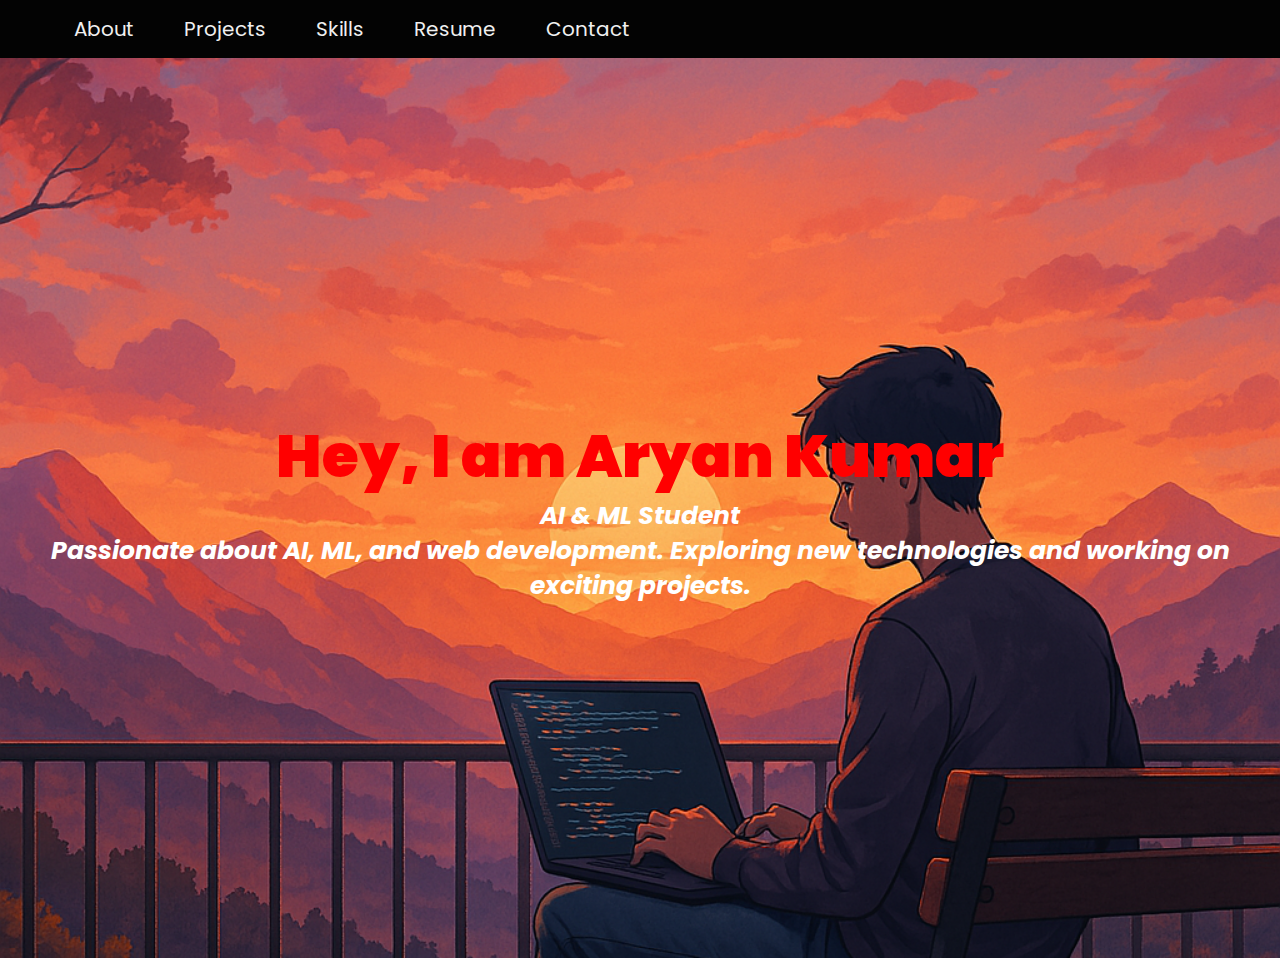
<file: index.html>
<!DOCTYPE html>
<html lang="en">

<head>
  <meta charset="UTF-8">
  <meta name="viewport" content="width=device-width, initial-scale=1.0" />
  <link rel="stylesheet" href="style.css">
  <link rel="stylesheet" href="https://use.fontawesome.com/releases/v5.8.2/css/all.css"
    integrity="sha384-oS3vJWv+0UjzBfQzYUhtDYW+Pj2yciDJxpsK1OYPAYjqT085Qq/1cq5FLXAZQ7Ay" crossorigin="anonymous" />
  <link href="https://fonts.googleapis.com/css?family=Poppins:200i,300,400&display=swap" rel="stylesheet" />
  <link href="https://fonts.googleapis.com/css?family=Raleway:700&display=swap" rel="stylesheet" />
  <title>Aryan's Portfolio</title>

</head>

<body>
  <nav id="navbar" class="nav">
    <ul class="nav-list">
      <li><a href="index.html">About</a></li>
      <li><a href="project.html">Projects</a></li>
      <li><a href="skills.html">Skills</a></li>
      <li><a href="resume.html">Resume</a></li>
      <li><a href="contects.html">Contact</a></li>
    </ul>
  </nav>

  <section id="welcome-section" class="welcome-section">
    <h1><B>Hey, I am Aryan Kumar</B></h1>
    <p><B>AI & ML Student</B></p>
    <p class="description"><B>Passionate about AI, ML, and web development. Exploring new technologies and working on
        exciting projects.</B></p>
  </section>

</html>
</file>
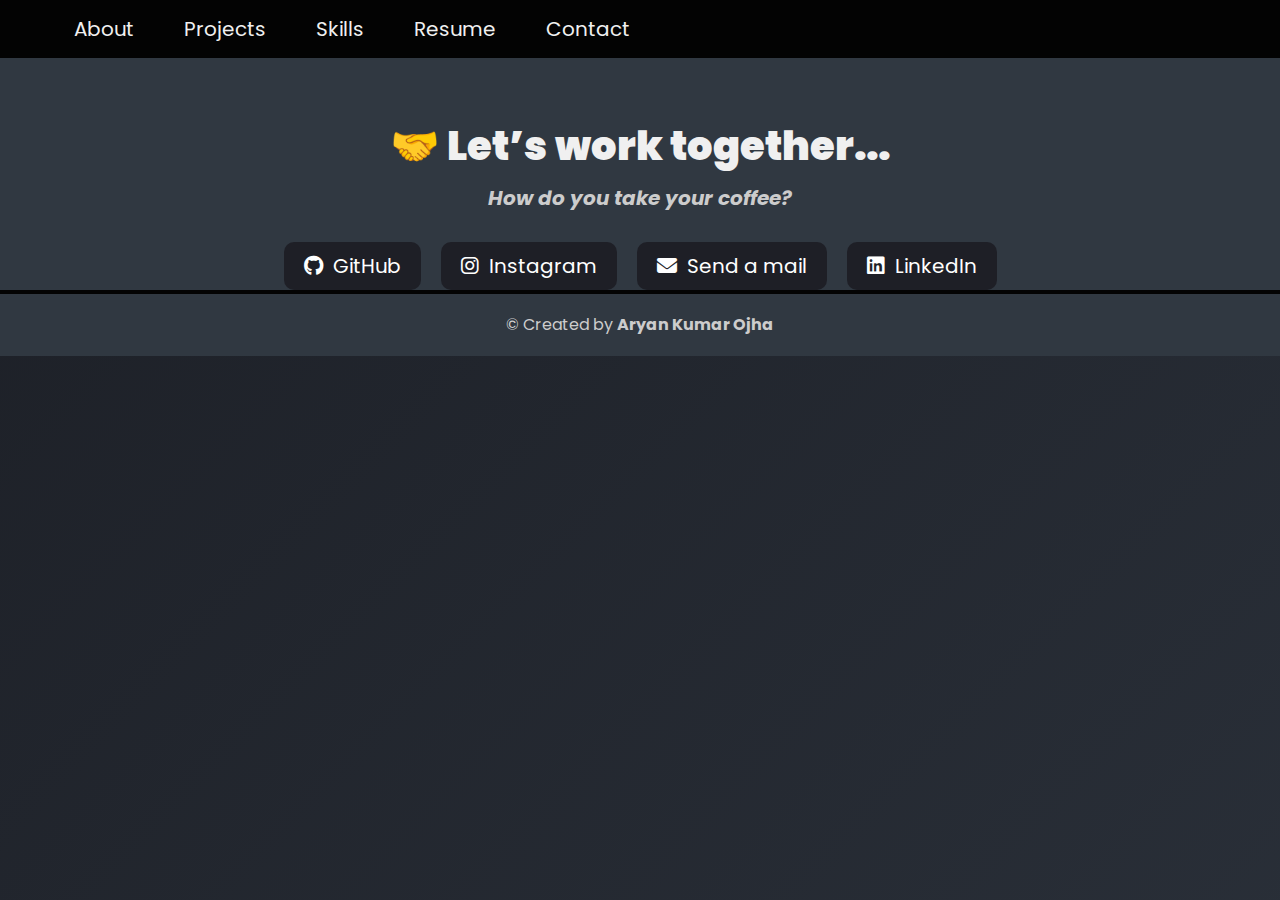
<file: contects.html>
<!DOCTYPE html>
<html lang="en">

<head>
  <meta charset="UTF-8">
  <meta name="viewport" content="width=device-width, initial-scale=1.0" />
  <link rel="stylesheet" href="style.css">
  <link rel="stylesheet" href="https://use.fontawesome.com/releases/v5.8.2/css/all.css"
    integrity="sha384-oS3vJWv+0UjzBfQzYUhtDYW+Pj2yciDJxpsK1OYPAYjqT085Qq/1cq5FLXAZQ7Ay" crossorigin="anonymous" />
  <link href="https://fonts.googleapis.com/css?family=Poppins:200i,300,400&display=swap" rel="stylesheet" />
  <link href="https://fonts.googleapis.com/css?family=Raleway:700&display=swap" rel="stylesheet" />
  <link rel="stylesheet" href="https://cdnjs.cloudflare.com/ajax/libs/font-awesome/6.4.0/css/all.min.css">

  <title>Contects</title>

</head>
<nav id="navbar" class="nav">
  <ul class="nav-list">
    <li><a href="index.html">About</a></li>
    <li><a href="project.html">Projects</a></li>
    <li><a href="skills.html">Skills</a></li>
    <li><a href="resume.html">Resume</a></li>
    <li><a href="contects.html">Contact</a></li>
  </ul>
</nav>

<section class="contact-section" id="contact">
  <h2>🤝 Let’s work together...</h2>
  <p class="coffee-line"><b>How do you take your coffee?</b></p>

  <div class="contact-links">
    <a href="https://github.com/Aryan210804" class="contact-details" target="_blank">
      <i class="fab fa-github"></i> GitHub
    </a>
    <a href="https://www.instagram.com/ak__ojha/" class="contact-details" target="_blank">
      <i class="fab fa-instagram"></i> Instagram
    </a>
    <a href="mailto:aryankumar735588@gmail.com" class="contact-details">
      <i class="fas fa-envelope"></i> Send a mail
    </a>
    <a href="www.linkedin.com/in/aryan-kumar-487953297" class="contact-details" target="_blank">
      <i class="fab fa-linkedin"></i> LinkedIn
    </a>
  </div>
</section>

<script>
  const topBtn = document.getElementById("topBtn");

  window.onscroll = function () {
    if (document.body.scrollTop > 20 || document.documentElement.scrollTop > 20) {
      topBtn.style.display = "block";
    } else {
      topBtn.style.display = "none";
    }
  };

  function topFunction() {
    document.body.scrollTop = 0;
    document.documentElement.scrollTop = 0;
  }
</script>
<footer>
  <p>© Created by <strong>Aryan Kumar Ojha</strong> 
    <href="www.linkedin.com/in/aryan-kumar-487953297" target="_blank"></a>
  </p>
</footer>

</body>

</html>
</file>
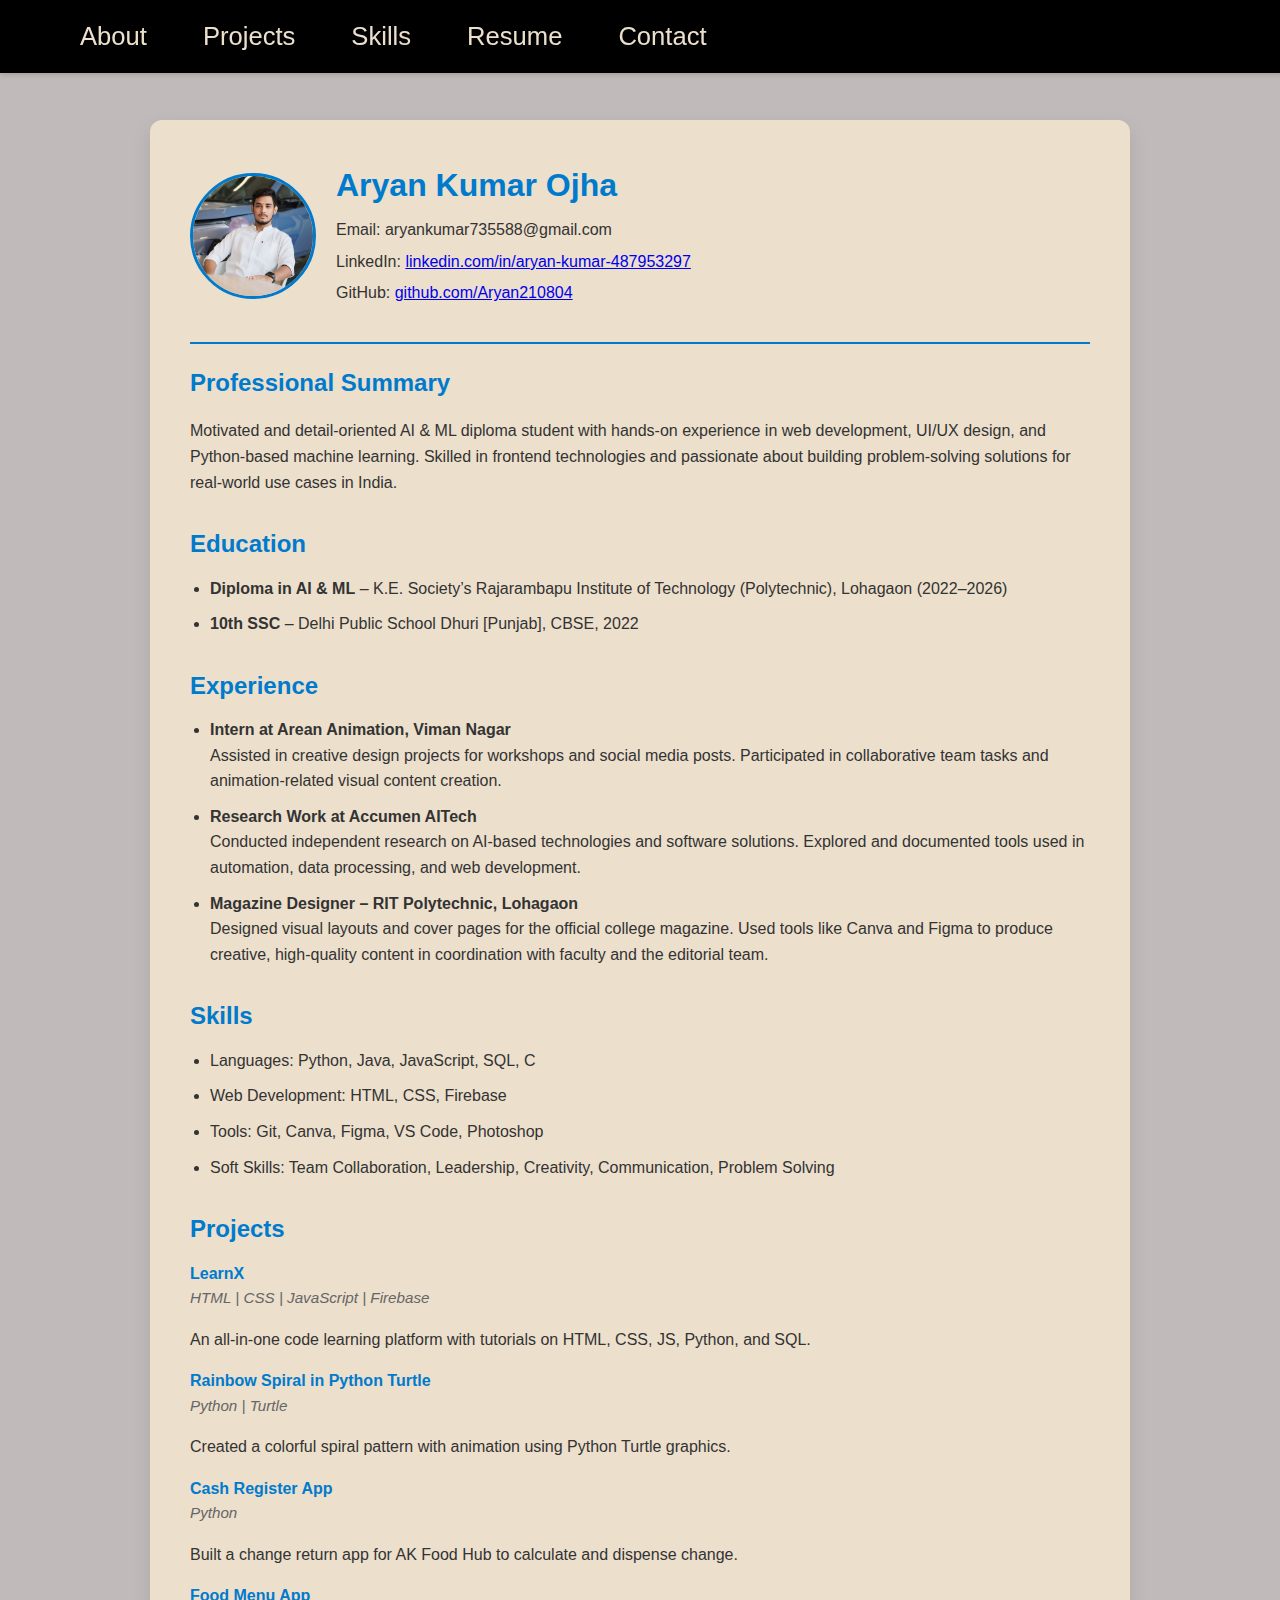
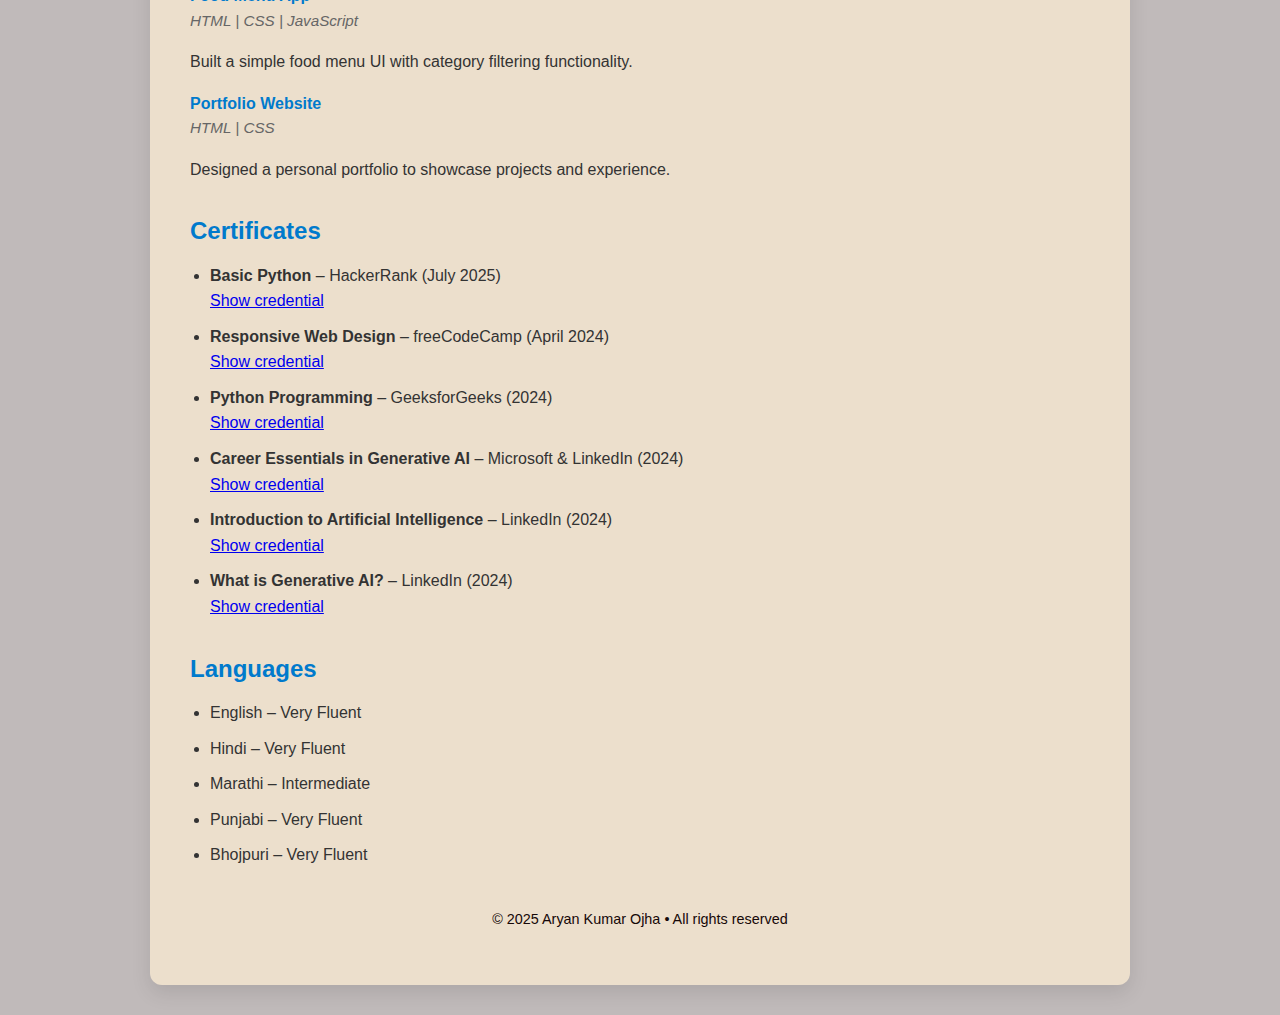
<file: resume.html>
<!DOCTYPE html>
<html lang="en">

<head>
    <meta name="viewport" content="width=device-width, initial-scale=1" />
    <title>Aryan Kumar Ojha - Resume</title>
    <STYLE>
        :root {
            --main-white: #ECDFCC;
            --main-red: #000000;
            --main-blue: #007acc;
            --main-gray: #c0baba;
            --text-dark: #333;
            --text-light: #666;
        }

        html {
            scroll-behavior: smooth;
            scroll-padding-top: 100px;
        }

        body {
            font-family: 'Segoe UI', sans-serif;
            margin: 0;
            padding: 0;
            background: var(--main-gray);
            color: var(--text-dark);
            line-height: 1.6;
        }

        .nav {
            display: flex;
            justify-content: space-between;
            align-items: center;
            padding: 1rem 5%;
            position: fixed;
            top: 0;
            left: 0;
            width: 100%;
            background: var(--main-red);
            z-index: 1000;
            box-shadow: 0 2px 5px rgba(0, 0, 0, 0.15);
        }

        .nav-list {
            display: flex;
            gap: 1.5rem;
            list-style: none;
            margin: 0;
            padding: 0;
        }

        .nav-list a {
            font-size: 1.6rem;
            padding: 1rem;
            color: var(--main-white);
            text-decoration: none;
            transition: background 0.3s ease;
            border-radius: 5px;
        }

        .nav-list a:hover {
            background: var(--main-blue);
        }

        .container {
            max-width: 900px;
            margin: 120px auto 30px;
            background: var(--main-white);
            box-shadow: 0 8px 20px rgba(0, 0, 0, 0.1);
            padding: 40px;
            border-radius: 12px;
        }

        .header {
            display: flex;
            align-items: center;
            gap: 20px;
            flex-wrap: wrap;
        }

        .header img {
            width: 120px;
            height: 120px;
            border-radius: 50%;
            object-fit: cover;
            border: 3px solid var(--main-blue);
        }

        .header-info h1 {
            margin: 0;
            font-size: 32px;
            color: var(--main-blue);
        }

        .header-info p {
            margin: 6px 0;
            font-size: 1rem;
        }

        hr {
            border: none;
            border-top: 2px solid var(--main-blue);
            margin: 30px 0 20px;
        }

        h2 {
            color: var(--main-blue);
            margin-bottom: 12px;
            font-size: 24px;
        }

        .section {
            margin-bottom: 30px;
        }

        .section ul {
            padding-left: 20px;
            margin: 0;
        }

        .section ul li {
            margin-bottom: 10px;
        }

        .project {
            margin-bottom: 15px;
        }

        .project-title {
            font-weight: bold;
            color: var(--main-blue);
        }

        .skills {
            font-style: italic;
            font-size: 0.95em;
            color: var(--text-light);
        }

        .footer {
            text-align: center;
            margin-top: 40px;
            color: #160808;
            font-size: 0.9rem;
        }

        @media (max-width: 768px) {
            .header {
                flex-direction: column;
                align-items: center;
                text-align: center;
            }

            .nav {
                flex-direction: column;
                gap: 1rem;
                padding: 1rem 2rem;
            }

            .nav-list {
                flex-direction: column;
                align-items: center;
                gap: 0.8rem;
            }

            .container {
                margin-top: 160px;
                padding: 20px;
            }
        }
    </STYLE>
</head>
</head>

<body>
    <nav id="navbar" class="nav">
        <ul class="nav-list">
            <li><a href="index.html">About</a></li>
            <li><a href="project.html">Projects</a></li>
            <li><a href="skills.html">Skills</a></li>
            <li><a href="resume.html">Resume</a></li>
            <li><a href="contects.html">Contact</a></li>
        </ul>
    </nav>

    <div class="container">
        <div class="header">
            <img src="PROFILE.png" alt="Aryan Kumar Ojha">
            <div class="header-info">
                <h1>Aryan Kumar Ojha</h1>
                <p>Email: aryankumar735588@gmail.com</p>
                <p>LinkedIn: <a
                        href="https://www.linkedin.com/in/aryan-kumar-487953297">linkedin.com/in/aryan-kumar-487953297</a>
                </p>
                <p>GitHub: <a href="https://github.com/Aryan210804">github.com/Aryan210804</a></p>
            </div>
        </div>

        <hr>

        <div class="section">
            <h2>Professional Summary</h2>
            <p>Motivated and detail-oriented AI & ML diploma student with hands-on experience in web development, UI/UX
                design, and Python-based machine learning. Skilled in frontend technologies and passionate about
                building problem-solving solutions for real-world use cases in India.</p>
        </div>

        <div class="section">
            <h2>Education</h2>
            <ul>
                <li><strong>Diploma in AI & ML</strong> – K.E. Society’s Rajarambapu Institute of Technology
                    (Polytechnic), Lohagaon (2022–2026)</li>
                <li><strong>10th SSC</strong> – Delhi Public School Dhuri [Punjab], CBSE, 2022</li>
            </ul>
        </div>

        <div class="section">
            <h2>Experience</h2>
            <ul>
                <li><strong>Intern at Arean Animation, Viman Nagar</strong><br>Assisted in creative design projects for
                    workshops and social media posts. Participated in collaborative team tasks and animation-related
                    visual content creation.</li>
                <li><strong>Research Work at Accumen AITech</strong><br>Conducted independent research on AI-based
                    technologies and software solutions. Explored and documented tools used in automation, data
                    processing, and web development.</li>
                <li><strong>Magazine Designer – RIT Polytechnic, Lohagaon</strong><br>Designed visual layouts and cover
                    pages for the official college magazine. Used tools like Canva and Figma to produce creative,
                    high-quality content in coordination with faculty and the editorial team.</li>
            </ul>
        </div>

        <div class="section">
            <h2>Skills</h2>
            <ul>
                <li>Languages: Python, Java, JavaScript, SQL, C</li>
                <li>Web Development: HTML, CSS, Firebase</li>
                <li>Tools: Git, Canva, Figma, VS Code, Photoshop</li>
                <li>Soft Skills: Team Collaboration, Leadership, Creativity, Communication, Problem Solving</li>
            </ul>
        </div>

        <div class="section">
            <h2>Projects</h2>
            <div class="project">
                <div class="project-title">LearnX</div>
                <div class="skills">HTML | CSS | JavaScript | Firebase</div>
                <p>An all-in-one code learning platform with tutorials on HTML, CSS, JS, Python, and SQL.</p>
            </div>
            <div class="project">
                <div class="project-title">Rainbow Spiral in Python Turtle</div>
                <div class="skills">Python | Turtle</div>
                <p>Created a colorful spiral pattern with animation using Python Turtle graphics.</p>
            </div>
            <div class="project">
                <div class="project-title">Cash Register App</div>
                <div class="skills">Python</div>
                <p>Built a change return app for AK Food Hub to calculate and dispense change.</p>
            </div>
            <div class="project">
                <div class="project-title">Food Menu App</div>
                <div class="skills">HTML | CSS | JavaScript</div>
                <p>Built a simple food menu UI with category filtering functionality.</p>
            </div>
            <div class="project">
                <div class="project-title">Portfolio Website</div>
                <div class="skills">HTML | CSS</div>
                <p>Designed a personal portfolio to showcase projects and experience.</p>
            </div>
        </div>

        <div class="section" id="certificates">
            <h2>Certificates</h2>
            <ul>
                <li><strong>Basic Python</strong> – HackerRank (July 2025) <br> <a
                        href="https://www.hackerrank.com/certificates/02de324d810f">Show credential</a></li>
                <li><strong>Responsive Web Design</strong> – freeCodeCamp (April 2024) <br> <a
                        href="https://freecodecamp.org/certification/Ak2108/responsive-web-design">Show credential</a>
                </li>
                <li><strong>Python Programming</strong> – GeeksforGeeks (2024) <br> <a
                        href="https://media.geeksforgeeks.org/courses/certificates/f914d898a69e56ed0b31455a84d076f4.pdf">Show
                        credential</a></li>
                <li><strong>Career Essentials in Generative AI</strong> – Microsoft & LinkedIn (2024) <br> <a
                        href="https://www.linkedin.com/learning/certificates/a5a3d0b3825665a97c40ab69a165f31e6bf518aff7b6dc0e62904e17d044fa7c">Show
                        credential</a></li>
                <li><strong>Introduction to Artificial Intelligence</strong> – LinkedIn (2024) <br> <a
                        href="https://www.linkedin.com/learning/certificates/851dbdfbda8d578559d6c3304224bd4aaff54ca7c59fee4a0a344d197a6ca863">Show
                        credential</a></li>
                <li><strong>What is Generative AI?</strong> – LinkedIn (2024) <br> <a
                        href="https://www.linkedin.com/learning/certificates/4913df324818c19322297a7713d7e44889a008fc9cc2890db48d9fb4faef2554">Show
                        credential</a></li>
            </ul>
        </div>

        <div class="section" id="languages">
            <h2>Languages</h2>
            <ul>
                <li>English – Very Fluent</li>
                <li>Hindi – Very Fluent</li>
                <li>Marathi – Intermediate</li>
                <li>Punjabi – Very Fluent</li>
                <li>Bhojpuri – Very Fluent</li>
            </ul>
        </div>

        <div class="footer">
            <p>© 2025 Aryan Kumar Ojha • All rights reserved</p>
        </div>
    </div>
</body>

</html>
</file>
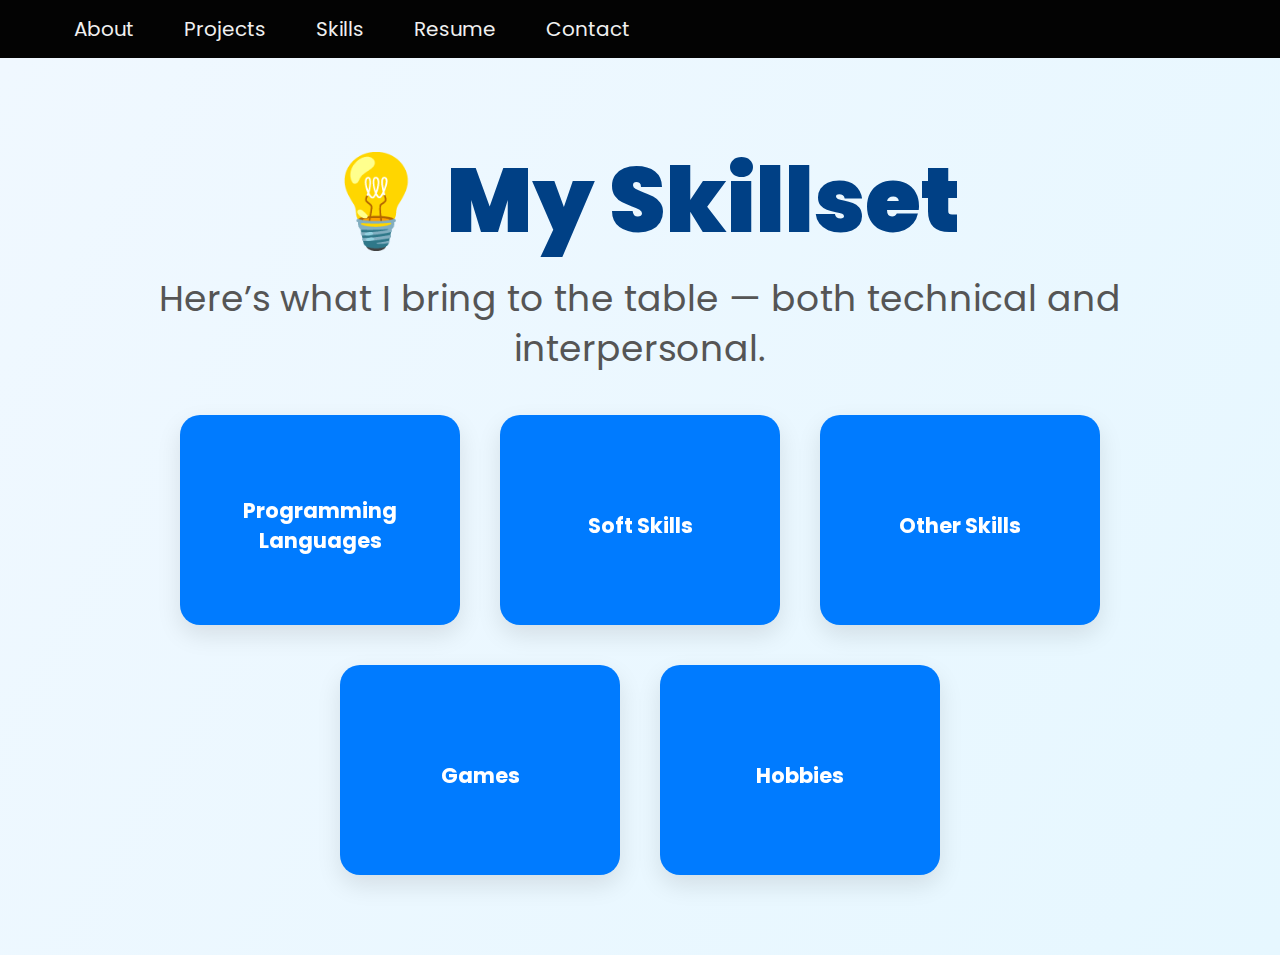
<file: skills.html>
<!DOCTYPE html>
<html lang="en">

<head>
  <meta charset="UTF-8">
  <meta name="viewport" content="width=device-width, initial-scale=1.0" />
  <link rel="stylesheet" href="style.css">
  <link rel="stylesheet" href="https://use.fontawesome.com/releases/v5.8.2/css/all.css"
    integrity="sha384-oS3vJWv+0UjzBfQzYUhtDYW+Pj2yciDJxpsK1OYPAYjqT085Qq/1cq5FLXAZQ7Ay" crossorigin="anonymous" />
  <link href="https://fonts.googleapis.com/css?family=Poppins:200i,300,400&display=swap" rel="stylesheet" />
  <link href="https://fonts.googleapis.com/css?family=Raleway:700&display=swap" rel="stylesheet" />
  <title>Skills</title>

</head>
<nav id="navbar" class="nav">
  <ul class="nav-list">
    <li><a href="index.html">About</a></li>
    <li><a href="project.html">Projects</a></li>
    <li><a href="skills.html">Skills</a></li>
    <li><a href="resume.html">Resume</a></li>
    <li><a href="contects.html">Contact</a></li>
  </ul>
</nav>
<section class="skills-section" id="skills">
  <h2>💡 My Skillset</h2>
  <p>Here’s what I bring to the table — both technical and interpersonal.</p>
  <div class="skills-container">

    <div class="skill-card">
      <div class="skill-inner">
        <div class="skill-front">
          <i class="fas fa-code fa-2x"></i>
          <h3>Programming Languages</h3>
        </div>
        <div class="skill-back">
          <span class="badge html">HTML</span>
          <span class="badge css">CSS</span>
          <span class="badge js">JavaScript</span>
          <span class="badge py">Python</span>
          <span class="badge java">Java</span>
          <span class="badge cpp">C</span>
          <span class="badge sql">SQL</span>
          <span class="badge uiux">UI/UX</span>

        </div>
      </div>
    </div>



    <div class="skill-card">
      <div class="skill-inner">
        <div class="skill-front">
          <i class="fas fa-users fa-2x"></i>
          <h3>Soft Skills</h3>
        </div>
        <div class="skill-back">
          <span class="badge soft">Communication</span>
          <span class="badge soft">Teamwork</span>
          <span class="badge soft">Problem Solving</span>
          <span class="badge soft">Time Management</span>
          <span class="badge soft">Leadership</span>
        </div>
      </div>
    </div>
    <div class="skill-card">
      <div class="skill-inner">
        <div class="skill-front">
          <i class="fas fa-laptop-code fa-2x"></i>
          <h3>Other Skills</h3>
        </div>
        <div class="skill-back">
          <span class="badge">Canva</span>
          <span class="badge">Photoshop</span>
          <span class="badge">Markating</span>
          <span class="badge">Figma</span>
          <span class="badge">Photography</span>
        </div>
      </div>
    </div>
    <div class="skill-card">
      <div class="skill-inner">
        <div class="skill-front">
          <i class="fas fa-laptop-code fa-2x"></i>
          <h3>Games</h3>
        </div>
        <div class="skill-back">
          <span class="badge">BGMI</span>
          <span class="badge">Badmintion</span>
          <span class="badge">Football</span>
          <span class="badge">Cricket</span>
          <span class="badge">Chess</span>
        </div>
      </div>
    </div>
    <div class="skill-card">
      <div class="skill-inner">
        <div class="skill-front">
          <i class="fas fa-laptop-code fa-2x"></i>
          <h3>Hobbies</h3>
        </div>
        <div class="skill-back">
          <span class="badge">Sketching</span>
          <span class="badge"> Playing Music</span>
          <span class="badge">Learning new things</span>
          <span class="badge">Travelling</span>
        </div>
      </div>
    </div>

</section>
</div>
</section>
</file>
<file: style.css>
:root {
      --main-white: #f0f0f0;
      --main-red: #030303;
      --main-blue: #45567d;
      --main-gray: #303841;
      --background-color: #F15A59;
    }

    * {
      margin: 0;
      padding: 0;
      box-sizing: border-box;
    }

    html {
      font-size: 62.5%;
      scroll-behavior: smooth;
    }

    body {
      font-family:Cambria, Cochin, Georgia, Times, 'Times New Roman', serif;
      font-size: 1.8rem;
      font-weight: 400;
      line-height: 1.4;
      color: var(--main-white);
      background-color: var(--background-color);
    }

    h1,h2 {
      font-weight: 900;
      text-align: center;
      text-shadow: #e6e6e6;
    }

    h1 {
      font-size: 6rem;
    }

    h2 {
      font-size: 4.2rem;
    }

    ul {
      list-style: none;
    }

    a {
      text-decoration: none;
      color: var(--main-white);
    }

    img {
      display: block;
      width: 100%;
    }

    .nav {
      display: flex;
      justify-content: space-between;
      align-items: center;
      padding: 1rem 5%;
      position: fixed;
      width: 100%;
      background: var(--main-red);
      z-index: 10;
    }

    .nav-list {
      display: flex;
      gap: 2rem;
    }

    .nav-list a {
      font-size: 2rem;
      padding: 1rem;
      transition: 0.3s;
    }

    .nav-list a:hover {
      background: var(--main-blue);
      border-radius: 5px;
    }

    .welcome-section {
      display: flex;
      flex-direction: column;
      justify-content: center;
      align-items: center;
      height: 100vh;
      background-image: url("about.png");
      background-size: cover;
      background-position: center;
      text-align: center;
      color: #ff0000;
    }

    .welcome-section p {
      font-size: 2.5rem;
      font-style: italic;
      box-decoration-break: slice;
      color: rgb(255, 255, 255)
    }

    .projects-section {
      text-align: center;
      padding: 10rem 2rem;
      background: var(--main-blue);
    }

    .projects-grid {
      display: grid;
      grid-template-columns: repeat(auto-fit, minmax(320px, 1fr));
      gap: 4rem;
      max-width: 1280px;
      margin: 0 auto;
    }

    .project {
      background: var(--main-gray);
      padding: 2rem;
      border-radius: 5px;
    }

    .project img {
      width: 100%;
      height: auto;
      border-radius: 5px;
    }

    /* Centering the "Show all" button */
    .btn-container {
      display: flex;
      justify-content: center;
      margin-top: 3rem;
    }

    .btn-show-all {
      display: inline-block;
      text-align: center;
      background: #A076F9;
      color: white;
      font-size: 2rem;
      padding: 1.5rem 3rem;
      border-radius: 10px;
      transition: 0.3s;
    }

    .btn-show-all:hover {
      background: var(--main-white);
      color: var(--main-gray);
    }

    :root {
      --main-white: #f0f0f0;
      --main-red: #030303;
      --main-blue: #45567d;
      --main-gray: #303841;
      --background-color: #1c1f26;
    }

    /* Reset */
    * {
      margin: 0;
      padding: 0;
      box-sizing: border-box;
    }

    html {
      font-size: 62.5%;
      scroll-behavior: smooth;
    }

    body {
      font-family: 'Poppins', sans-serif;
      font-size: 1.8rem;
      background: linear-gradient(-45deg, #1c1f26, #2f3640, #1c1f26);
      background-size: 400% 400%;
      animation: gradientBG 15s ease infinite;
      color: var(--main-white);
    }

    /* Gradient Animation */
    @keyframes gradientBG {
      0% {
        background-position: 0% 50%;
      }

      50% {
        background-position: 100% 50%;
      }

      100% {
        background-position: 0% 50%;
      }
    }

    /* Navigation */
    .nav {
      display: flex;
      justify-content: space-between;
      align-items: center;
      padding: 1.5rem 5%;
      background-color: var(--main-red);
      position: sticky;
      top: 0;
      z-index: 10;
    }

    .nav-list {
      display: flex;
      gap: 3rem;
    }

    .nav-list a {
      font-size: 2rem;
      text-decoration: none;
      color: var(--main-white);
      padding: 0.5rem 1rem;
      border-radius: 8px;
      transition: background 0.3s;
    }

    .nav-list a:hover {
      background-color: var(--main-blue);
    }

    /* Contact Section */
    .contact-section {
      padding: 6rem 2rem 0 2rem;
      background-color: var(--main-gray);
      text-align: center;
    }

    .contact-section h2 {
      font-size: 4rem;
      margin-bottom: 1rem;
    }

    .contact-section p {
      font-size: 2rem;
      color: #ccc;
      font-style: italic;
    }

    /* Contact Buttons */
    .contact-links {
      display: flex;
      justify-content: center;
      gap: 2rem;
      flex-wrap: wrap;
      margin-top: 3rem;
    }

    .contact-details {
      background-color: #1e1f26;
      padding: 1rem 2rem;
      border-radius: 10px;
      color: white;
      display: flex;
      align-items: center;
      gap: 10px;
      font-size: 2rem;
      transition: all 0.3s ease;
      text-decoration: none;
    }

    .contact-details:hover {
      background-color: #555;
      transform: scale(1.05);
    }

    /* Footer */
    footer {
      padding: 2rem;
      background-color: var(--main-gray);
      text-align: center;
      border-top: 4px solid var(--main-red);
      color: #ccc;
      font-size: 1.6rem;
    }


    .wave-divider {
      position: relative;
      background-color: #2196f3;
      top: -5px;
    }

    .wave-divider svg {
      display: block;
      background-color: #2196f3;

      width: 100%;
      height: auto;
    }


    /* Fade animation */
    .fade {
      animation: fade 0.8s;
    }

    @keyframes fade {
      from {
        opacity: .4
      }

      to {
        opacity: 1
      }
    }

    .skills-section {
      padding: 80px 30px;
      text-align: center;
      background: linear-gradient(120deg, #f0f8ff, #e6f7ff);
    }

    .skills-section h2 {
      font-size: 5em;
      margin-bottom: 10px;
      color: #004085;
      display: flex;
      align-items: center;
      justify-content: center;
      gap: 12px;
    }

    .skills-section p {
      color: #555;
      font-size: 2em;
      margin-bottom: 40px;
    }

    .skills-container {
      display: flex;
      justify-content: center;
      flex-wrap: wrap;
      gap: 40px;
    }

    .skill-card {
      width: 280px;
      height: 210px;
      perspective: 1000px;
    }

    .skill-inner {
      position: relative;
      width: 100%;
      height: 100%;
      transition: transform 0.8s;
      transform-style: preserve-3d;
    }

    .skill-card:hover .skill-inner {
      transform: rotateY(180deg);
    }

    .skill-front,
    .skill-back {
      position: absolute;
      width: 100%;
      height: 100%;
      border-radius: 20px;
      backface-visibility: hidden;
      box-shadow: 0 10px 25px rgba(0, 0, 0, 0.1);
      display: flex;
      flex-direction: column;
      justify-content: center;
      align-items: center;
      padding: 20px;
      transition: all 0.4s ease;
    }

    .skill-front {
      background: #007bff;
      color: white;
    }

    .skill-front i {
      font-size: 2.5rem;
      margin-bottom: 12px;
    }

    .skill-back {
      background: #ffffff;
      color: #333;
      transform: rotateY(180deg);
      flex-wrap: wrap;
      overflow-y: auto;
    }

    .badge {
      background-color: #eee;
      padding: 8px 14px;
      margin: 6px;
      border-radius: 20px;
      font-size: 14px;
      font-weight: 600;
      box-shadow: 0 2px 5px rgba(0, 0, 0, 0.05);
      transition: 0.3s ease;
    }

    .badge:hover {
      background: #cce4ff;
      transform: scale(1.05);
    }

    .badge.html {
      background: #ff5722;
      color: #fff;
    }

    .badge.css {
      background: #2196f3;
      color: #fff;
    }

    .badge.js {
      background: #ffc107;
      color: #000;
    }

    .badge.py {
      background: #306998;
      color: #fff;
    }

    .badge.java {
      background: #f44336;
      color: #fff;
    }

    .badge.cpp {
      background: #37474f;
      color: #fff;
    }

    .badge.sql {
      background: #009688;
      color: #fff;
    }

    .badge.uiux {
      background: #EA2F14;
      color: #fff;
    }

    .badge.soft {
      background: #e91e63;
      color: #fff;
    }


    @media (max-width: 768px) {
      .skills-container {
        flex-direction: column;
        align-items: center;
      }

      .skill-card {
        width: 90%;
        max-width: 340px;
      }

      .skills-section h2 {
        font-size: 2rem;
      }

      .skills-section p {
        font-size: 1rem;
      }
    }
</file>
